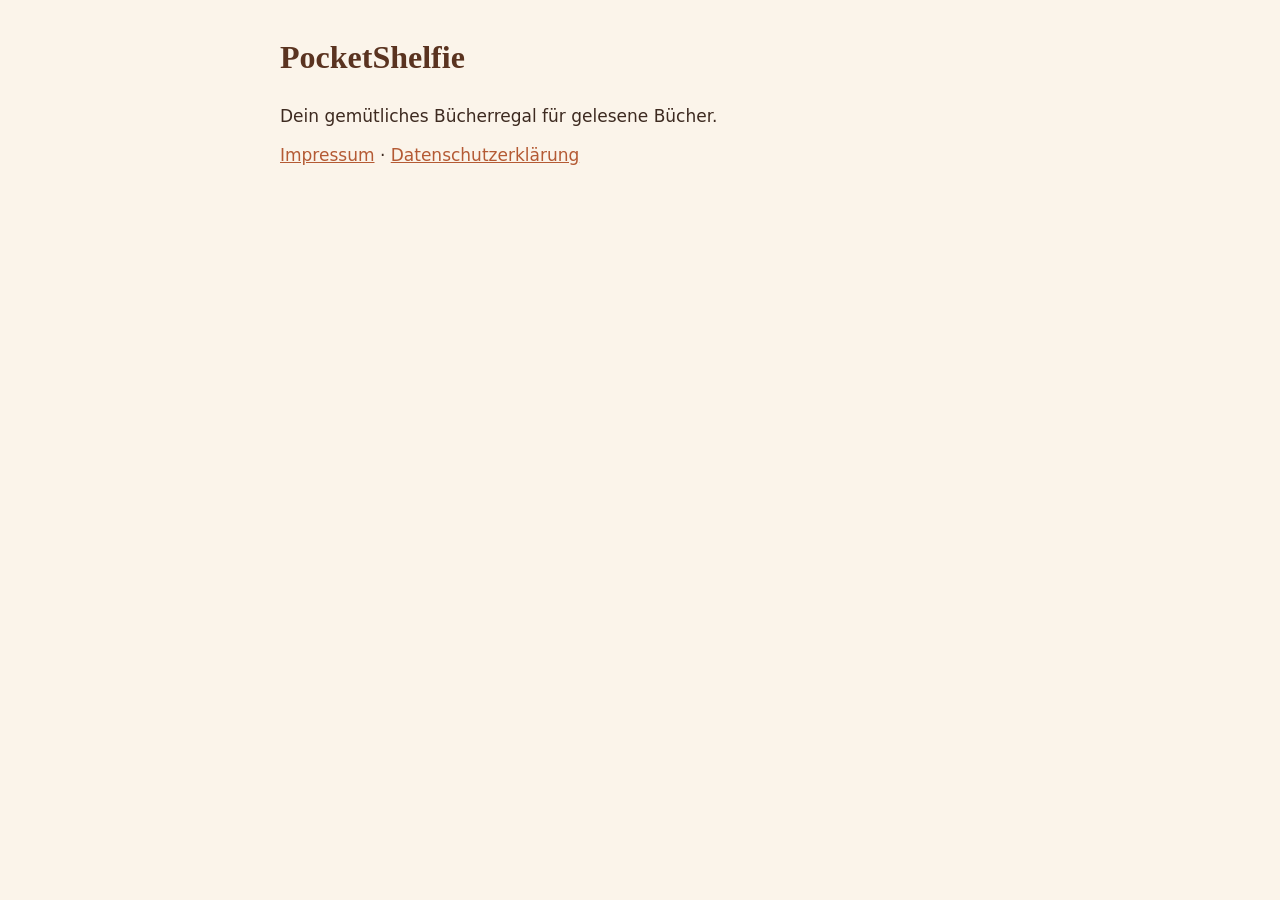
<file: index.html>
<!doctype html><html lang="de"><head><meta charset="utf-8"><meta name="viewport" content="width=device-width,initial-scale=1"><title>PocketShelfie</title><link rel="stylesheet" href="style.css"></head><body><main>
<h1>PocketShelfie</h1>
<p>Dein gemütliches Bücherregal für gelesene Bücher.</p>
<p><a href="impressum.html">Impressum</a> · <a href="datenschutz.html">Datenschutzerklärung</a></p>
</main></body></html>
</file>
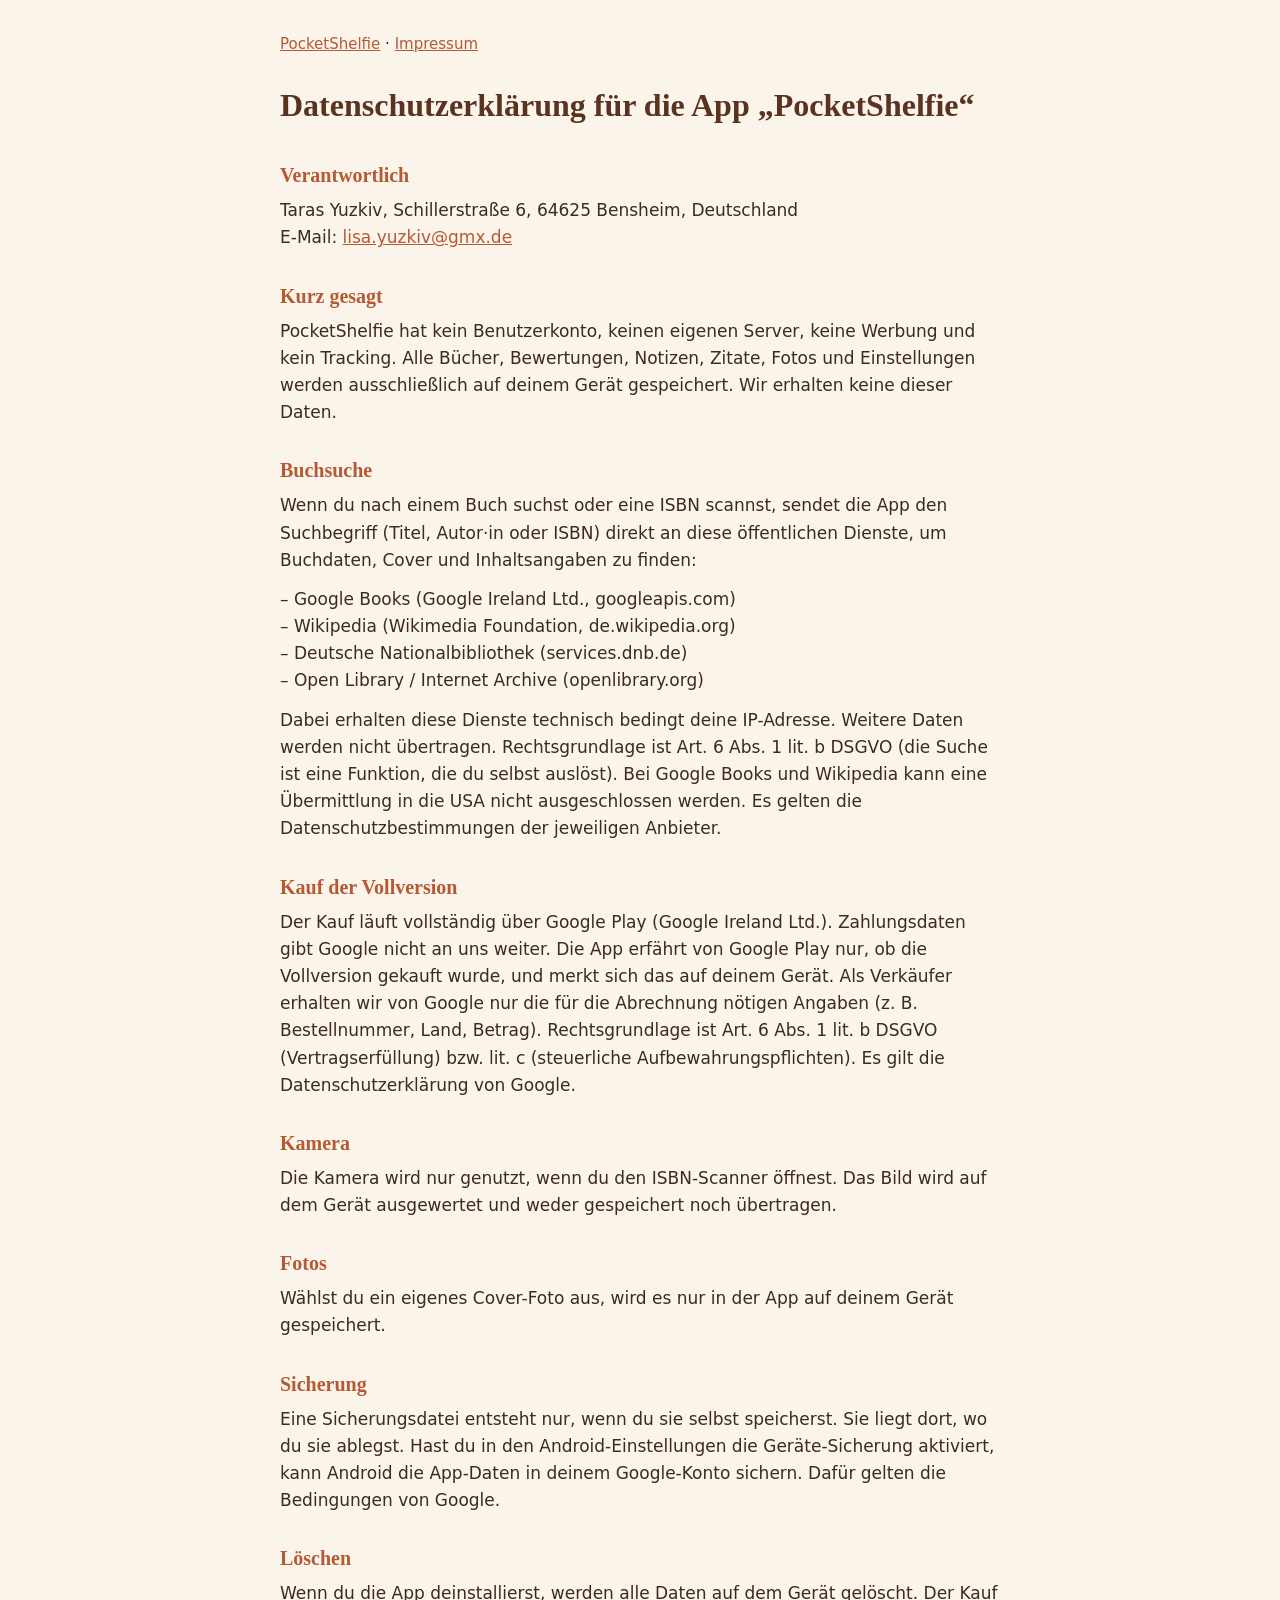
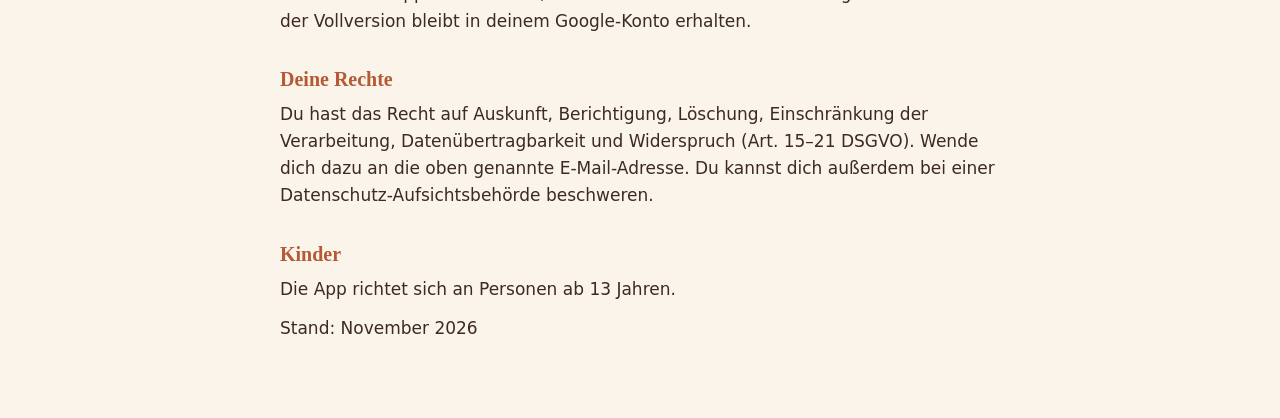
<file: datenschutz.html>
<!doctype html><html lang="de"><head><meta charset="utf-8"><meta name="viewport" content="width=device-width,initial-scale=1"><title>Datenschutz – PocketShelfie</title><link rel="stylesheet" href="style.css"></head><body><main>
<nav><a href="index.html">PocketShelfie</a> · <a href="impressum.html">Impressum</a></nav>
<h1>Datenschutzerklärung für die App „PocketShelfie“</h1>
<h2>Verantwortlich</h2>
<p>Taras Yuzkiv, Schillerstraße 6, 64625 Bensheim, Deutschland<br>E-Mail: <a href="mailto:lisa.yuzkiv@gmx.de">lisa.yuzkiv@gmx.de</a></p>
<h2>Kurz gesagt</h2>
<p>PocketShelfie hat kein Benutzerkonto, keinen eigenen Server, keine Werbung und kein Tracking. Alle Bücher, Bewertungen, Notizen, Zitate, Fotos und Einstellungen werden ausschließlich auf deinem Gerät gespeichert. Wir erhalten keine dieser Daten.</p>
<h2>Buchsuche</h2>
<p>Wenn du nach einem Buch suchst oder eine ISBN scannst, sendet die App den Suchbegriff (Titel, Autor·in oder ISBN) direkt an diese öffentlichen Dienste, um Buchdaten, Cover und Inhaltsangaben zu finden:</p>
<p>– Google Books (Google Ireland Ltd., googleapis.com)<br>– Wikipedia (Wikimedia Foundation, de.wikipedia.org)<br>– Deutsche Nationalbibliothek (services.dnb.de)<br>– Open Library / Internet Archive (openlibrary.org)</p>
<p>Dabei erhalten diese Dienste technisch bedingt deine IP-Adresse. Weitere Daten werden nicht übertragen. Rechtsgrundlage ist Art. 6 Abs. 1 lit. b DSGVO (die Suche ist eine Funktion, die du selbst auslöst). Bei Google Books und Wikipedia kann eine Übermittlung in die USA nicht ausgeschlossen werden. Es gelten die Datenschutzbestimmungen der jeweiligen Anbieter.</p>
<h2>Kauf der Vollversion</h2>
<p>Der Kauf läuft vollständig über Google Play (Google Ireland Ltd.). Zahlungsdaten gibt Google nicht an uns weiter. Die App erfährt von Google Play nur, ob die Vollversion gekauft wurde, und merkt sich das auf deinem Gerät. Als Verkäufer erhalten wir von Google nur die für die Abrechnung nötigen Angaben (z. B. Bestellnummer, Land, Betrag). Rechtsgrundlage ist Art. 6 Abs. 1 lit. b DSGVO (Vertragserfüllung) bzw. lit. c (steuerliche Aufbewahrungspflichten). Es gilt die Datenschutzerklärung von Google.</p>
<h2>Kamera</h2>
<p>Die Kamera wird nur genutzt, wenn du den ISBN-Scanner öffnest. Das Bild wird auf dem Gerät ausgewertet und weder gespeichert noch übertragen.</p>
<h2>Fotos</h2>
<p>Wählst du ein eigenes Cover-Foto aus, wird es nur in der App auf deinem Gerät gespeichert.</p>
<h2>Sicherung</h2>
<p>Eine Sicherungsdatei entsteht nur, wenn du sie selbst speicherst. Sie liegt dort, wo du sie ablegst. Hast du in den Android-Einstellungen die Geräte-Sicherung aktiviert, kann Android die App-Daten in deinem Google-Konto sichern. Dafür gelten die Bedingungen von Google.</p>
<h2>Löschen</h2>
<p>Wenn du die App deinstallierst, werden alle Daten auf dem Gerät gelöscht. Der Kauf der Vollversion bleibt in deinem Google-Konto erhalten.</p>
<h2>Deine Rechte</h2>
<p>Du hast das Recht auf Auskunft, Berichtigung, Löschung, Einschränkung der Verarbeitung, Datenübertragbarkeit und Widerspruch (Art. 15–21 DSGVO). Wende dich dazu an die oben genannte E-Mail-Adresse. Du kannst dich außerdem bei einer Datenschutz-Aufsichtsbehörde beschweren.</p>
<h2>Kinder</h2>
<p>Die App richtet sich an Personen ab 13 Jahren.</p>
<p>Stand: November 2026</p>
</main></body></html>
</file>
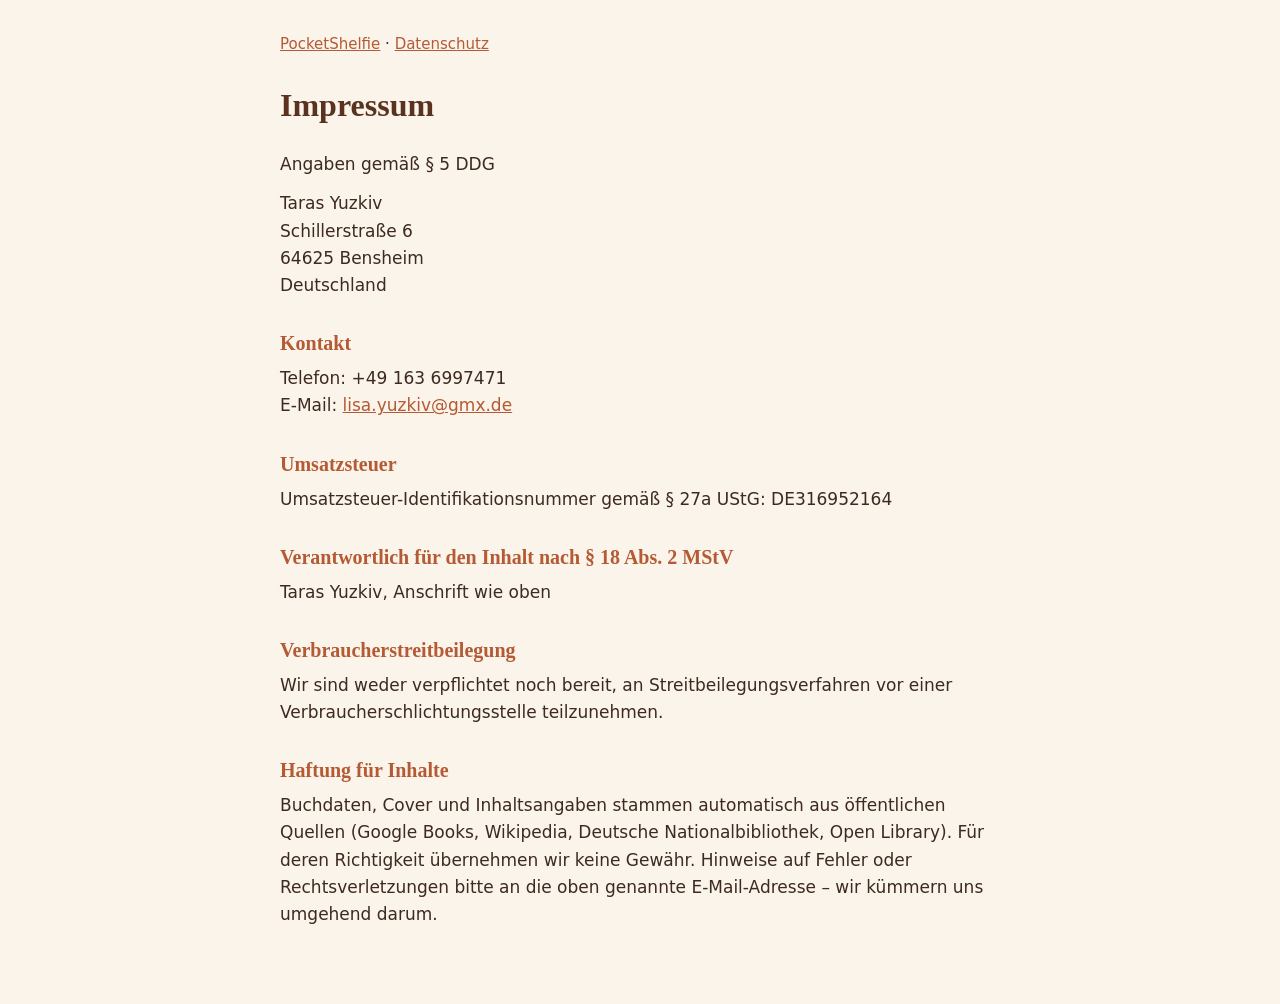
<file: impressum.html>
<!doctype html><html lang="de"><head><meta charset="utf-8"><meta name="viewport" content="width=device-width,initial-scale=1"><title>Impressum – PocketShelfie</title><link rel="stylesheet" href="style.css"></head><body><main>
<nav><a href="index.html">PocketShelfie</a> · <a href="datenschutz.html">Datenschutz</a></nav>
<h1>Impressum</h1>
<p>Angaben gemäß § 5 DDG</p>
<p>Taras Yuzkiv<br>Schillerstraße 6<br>64625 Bensheim<br>Deutschland</p>
<h2>Kontakt</h2>
<p>Telefon: +49 163 6997471<br>E-Mail: <a href="mailto:lisa.yuzkiv@gmx.de">lisa.yuzkiv@gmx.de</a></p>
<h2>Umsatzsteuer</h2>
<p>Umsatzsteuer-Identifikationsnummer gemäß § 27a UStG: DE316952164</p>
<h2>Verantwortlich für den Inhalt nach § 18 Abs. 2 MStV</h2>
<p>Taras Yuzkiv, Anschrift wie oben</p>
<h2>Verbraucherstreitbeilegung</h2>
<p>Wir sind weder verpflichtet noch bereit, an Streitbeilegungsverfahren vor einer Verbraucherschlichtungsstelle teilzunehmen.</p>
<h2>Haftung für Inhalte</h2>
<p>Buchdaten, Cover und Inhaltsangaben stammen automatisch aus öffentlichen Quellen (Google Books, Wikipedia, Deutsche Nationalbibliothek, Open Library). Für deren Richtigkeit übernehmen wir keine Gewähr. Hinweise auf Fehler oder Rechtsverletzungen bitte an die oben genannte E-Mail-Adresse – wir kümmern uns umgehend darum.</p>
</main></body></html>
</file>
<file: style.css>
body{margin:0;background:#fbf4ea;color:#3d2a20;font:17px/1.6 system-ui,-apple-system,"Segoe UI",Roboto,sans-serif}
main{max-width:720px;margin:0 auto;padding:32px 16px 64px}
h1{font-family:Georgia,serif;color:#5a3320;font-size:32px;margin:0 0 20px}
h2{font-family:Georgia,serif;color:#b45a34;font-size:20px;margin:28px 0 6px}
a{color:#b45a34}nav{margin-bottom:24px;font-size:15px}p{margin:0 0 12px}
</file>
